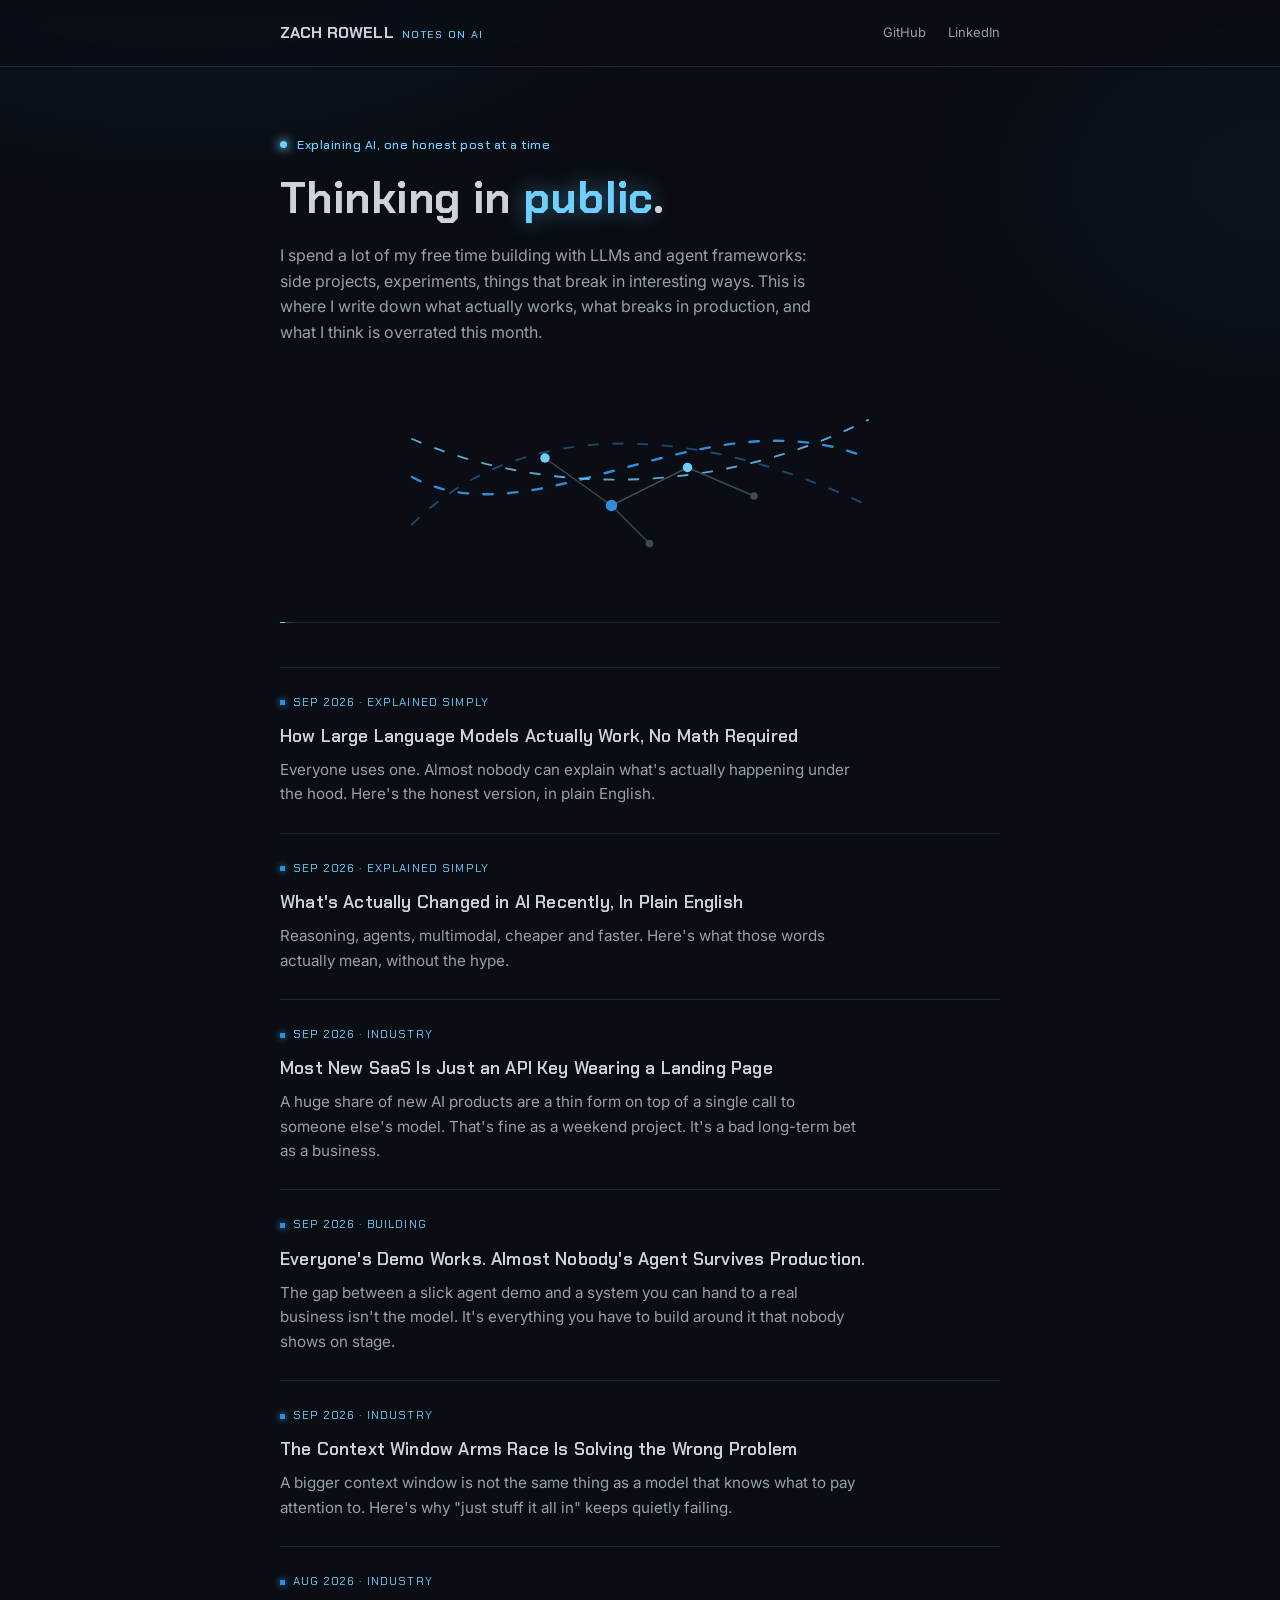
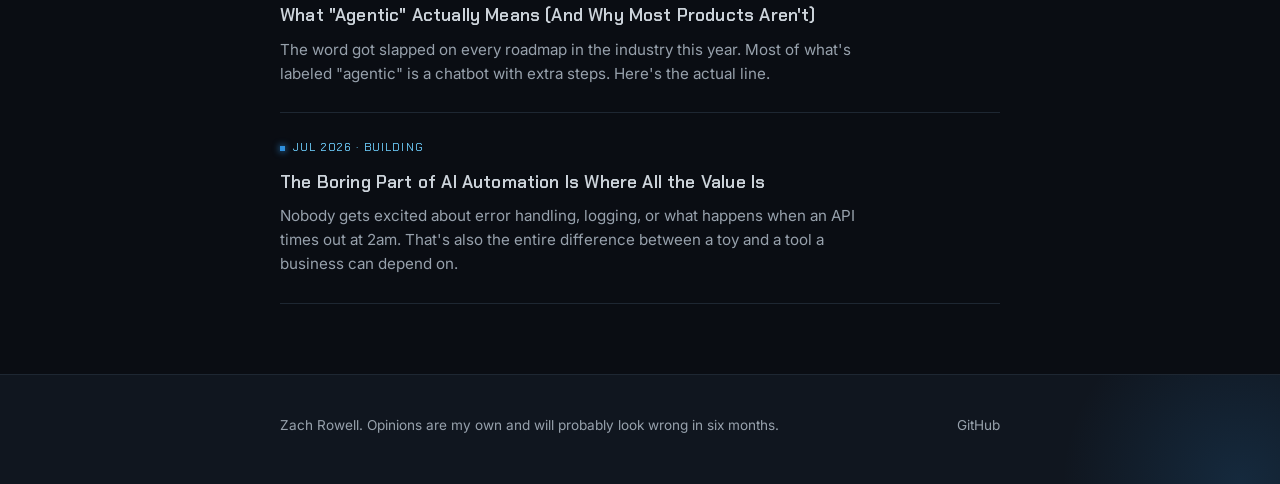
<file: index.html>
<!DOCTYPE html>
<html lang="en">
<head>
<meta charset="UTF-8">
<meta name="viewport" content="width=device-width, initial-scale=1.0">
<title>Zach Rowell | Notes on AI</title>
<meta name="description" content="Zach Rowell writes on where AI actually works in production, and where the industry narrative gets ahead of the tech.">
<link rel="stylesheet" href="styles.css">
</head>
<body>

<header class="site-header">
  <nav class="navwrap">
    <a href="index.html" class="brand">ZACH ROWELL <span>NOTES ON AI</span></a>
    <div class="navlinks">
      <a href="https://github.com/zacharyjay98" target="_blank" rel="noopener">GitHub</a>
      <a href="https://www.linkedin.com/" target="_blank" rel="noopener">LinkedIn</a>
    </div>
  </nav>
</header>

<div class="wrap">
  <div class="hero">
    <div>
      <div class="kicker-line"><span class="dot"></span> Explaining AI, one honest post at a time</div>
      <h1>Thinking in <em>public</em>.</h1>
      <p class="lede">I spend a lot of my free time building with LLMs and agent frameworks: side projects, experiments, things that break in interesting ways. This is where I write down what actually works, what breaks in production, and what I think is overrated this month.</p>
    </div>

    <div class="hero-art" aria-hidden="true">
      <svg viewBox="0 0 500 200" fill="none" preserveAspectRatio="xMidYMid meet">
        <path class="arc-draw" d="M10 150 C 120 40, 300 40, 490 130" stroke="#1c4a6e" stroke-width="2" stroke-linecap="round"/>
        <path class="arc-draw d2" d="M10 100 C 140 170, 320 10, 490 80" stroke="#2f8fdc" stroke-width="2.5" stroke-linecap="round"/>
        <path class="arc-draw d3" d="M10 60 C 150 120, 330 120, 490 40" stroke="#6fd0ff" stroke-width="2" stroke-linecap="round" opacity="0.8"/>

        <g stroke="#3a4a58" stroke-width="1.5">
          <line x1="150" y1="80" x2="220" y2="130"/>
          <line x1="220" y1="130" x2="300" y2="90"/>
          <line x1="220" y1="130" x2="260" y2="170"/>
          <line x1="300" y1="90" x2="370" y2="120"/>
        </g>
        <circle class="node" cx="150" cy="80" r="5" fill="#6fd0ff"/>
        <circle class="node n2" cx="220" cy="130" r="6" fill="#2f8fdc"/>
        <circle class="node n3" cx="300" cy="90" r="5" fill="#6fd0ff"/>
        <circle class="node" cx="260" cy="170" r="4" fill="#3a4a58"/>
        <circle class="node n2" cx="370" cy="120" r="4" fill="#3a4a58"/>
      </svg>
    </div>
  </div>
</div>

<div class="signal"></div>

<div class="wrap">
<main>
  <ul class="post-list">

    <li>
      <div class="post-meta">Sep 2026 &middot; Explained Simply</div>
      <h2><a href="posts/how-llms-work.html">How Large Language Models Actually Work, No Math Required</a></h2>
      <p class="post-excerpt">Everyone uses one. Almost nobody can explain what's actually happening under the hood. Here's the honest version, in plain English.</p>
    </li>

    <li>
      <div class="post-meta">Sep 2026 &middot; Explained Simply</div>
      <h2><a href="posts/ai-news-plain-english.html">What's Actually Changed in AI Recently, In Plain English</a></h2>
      <p class="post-excerpt">Reasoning, agents, multimodal, cheaper and faster. Here's what those words actually mean, without the hype.</p>
    </li>

    <li>
      <div class="post-meta">Sep 2026 &middot; Industry</div>
      <h2><a href="posts/ai-wrapper-saas.html">Most New SaaS Is Just an API Key Wearing a Landing Page</a></h2>
      <p class="post-excerpt">A huge share of new AI products are a thin form on top of a single call to someone else's model. That's fine as a weekend project. It's a bad long-term bet as a business.</p>
    </li>

    <li>
      <div class="post-meta">Sep 2026 &middot; Building</div>
      <h2><a href="posts/agents-in-production.html">Everyone's Demo Works. Almost Nobody's Agent Survives Production.</a></h2>
      <p class="post-excerpt">The gap between a slick agent demo and a system you can hand to a real business isn't the model. It's everything you have to build around it that nobody shows on stage.</p>
    </li>

    <li>
      <div class="post-meta">Sep 2026 &middot; Industry</div>
      <h2><a href="posts/context-window-arms-race.html">The Context Window Arms Race Is Solving the Wrong Problem</a></h2>
      <p class="post-excerpt">A bigger context window is not the same thing as a model that knows what to pay attention to. Here's why "just stuff it all in" keeps quietly failing.</p>
    </li>

    <li>
      <div class="post-meta">Aug 2026 &middot; Industry</div>
      <h2><a href="posts/what-agentic-means.html">What "Agentic" Actually Means (And Why Most Products Aren't)</a></h2>
      <p class="post-excerpt">The word got slapped on every roadmap in the industry this year. Most of what's labeled "agentic" is a chatbot with extra steps. Here's the actual line.</p>
    </li>

    <li>
      <div class="post-meta">Jul 2026 &middot; Building</div>
      <h2><a href="posts/boring-part-of-automation.html">The Boring Part of AI Automation Is Where All the Value Is</a></h2>
      <p class="post-excerpt">Nobody gets excited about error handling, logging, or what happens when an API times out at 2am. That's also the entire difference between a toy and a tool a business can depend on.</p>
    </li>

  </ul>
</main>
</div>

<footer class="site-footer">
  <div class="glow-orb"></div>
  <div class="wrap">
    <div>Zach Rowell. Opinions are my own and will probably look wrong in six months.</div>
    <div><a href="https://github.com/zacharyjay98" target="_blank" rel="noopener">GitHub</a></div>
  </div>
</footer>

</body>
</html>
</file>
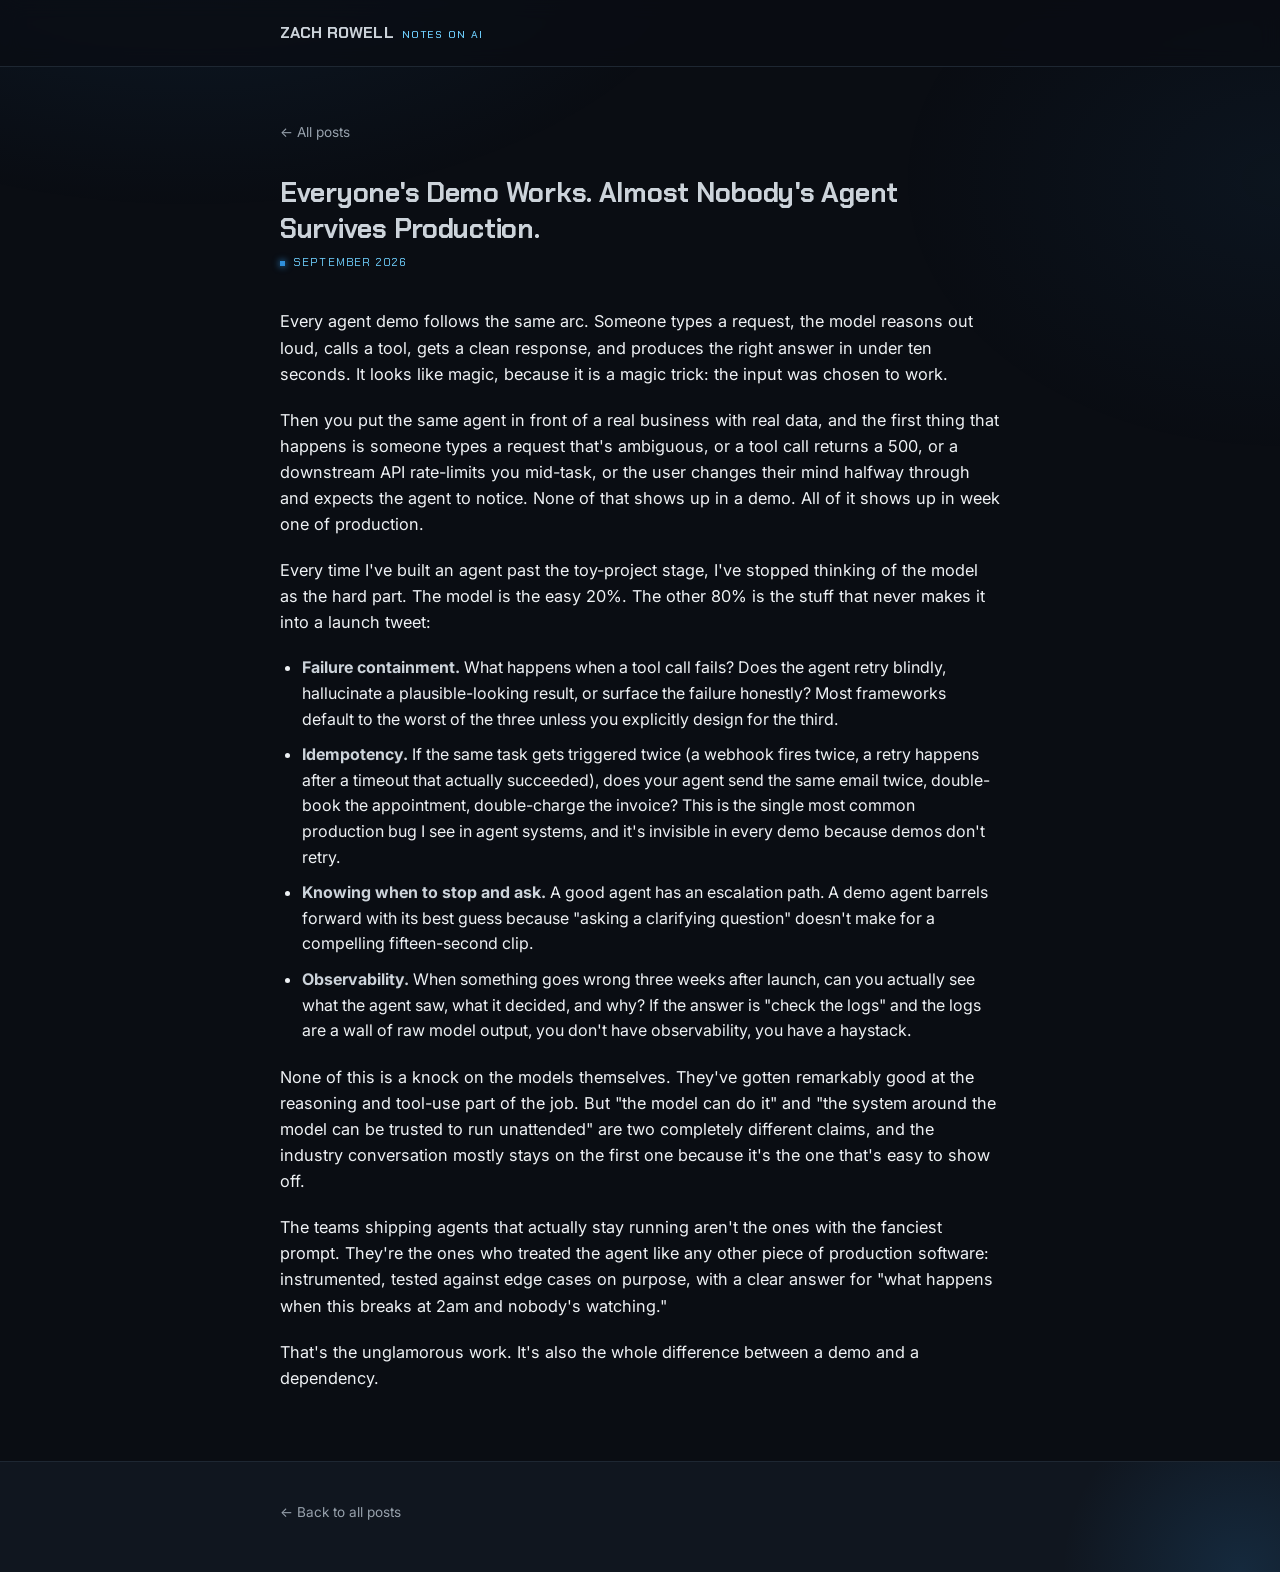
<file: posts/agents-in-production.html>
<!DOCTYPE html>
<html lang="en">
<head>
<meta charset="UTF-8">
<meta name="viewport" content="width=device-width, initial-scale=1.0">
<title>Everyone's Demo Works. Almost Nobody's Agent Survives Production. | Zach Rowell</title>
<meta name="description" content="The gap between a slick agent demo and a system you can hand to a real business isn't the model.">
<link rel="stylesheet" href="../styles.css">
</head>
<body>

<header class="site-header">
  <nav class="navwrap">
    <a href="../index.html" class="brand">ZACH ROWELL <span>NOTES ON AI</span></a>
  </nav>
</header>

<div class="wrap">
<main>
<a class="back-link" href="../index.html">&larr; All posts</a>

<article class="post">
  <h1>Everyone's Demo Works. Almost Nobody's Agent Survives Production.</h1>
  <div class="post-meta">September 2026</div>

  <p>Every agent demo follows the same arc. Someone types a request, the model reasons out loud, calls a tool, gets a clean response, and produces the right answer in under ten seconds. It looks like magic, because it is a magic trick: the input was chosen to work.</p>

  <p>Then you put the same agent in front of a real business with real data, and the first thing that happens is someone types a request that's ambiguous, or a tool call returns a 500, or a downstream API rate-limits you mid-task, or the user changes their mind halfway through and expects the agent to notice. None of that shows up in a demo. All of it shows up in week one of production.</p>

  <p>Every time I've built an agent past the toy-project stage, I've stopped thinking of the model as the hard part. The model is the easy 20%. The other 80% is the stuff that never makes it into a launch tweet:</p>

  <ul>
    <li><strong>Failure containment.</strong> What happens when a tool call fails? Does the agent retry blindly, hallucinate a plausible-looking result, or surface the failure honestly? Most frameworks default to the worst of the three unless you explicitly design for the third.</li>
    <li><strong>Idempotency.</strong> If the same task gets triggered twice (a webhook fires twice, a retry happens after a timeout that actually succeeded), does your agent send the same email twice, double-book the appointment, double-charge the invoice? This is the single most common production bug I see in agent systems, and it's invisible in every demo because demos don't retry.</li>
    <li><strong>Knowing when to stop and ask.</strong> A good agent has an escalation path. A demo agent barrels forward with its best guess because "asking a clarifying question" doesn't make for a compelling fifteen-second clip.</li>
    <li><strong>Observability.</strong> When something goes wrong three weeks after launch, can you actually see what the agent saw, what it decided, and why? If the answer is "check the logs" and the logs are a wall of raw model output, you don't have observability, you have a haystack.</li>
  </ul>

  <p>None of this is a knock on the models themselves. They've gotten remarkably good at the reasoning and tool-use part of the job. But "the model can do it" and "the system around the model can be trusted to run unattended" are two completely different claims, and the industry conversation mostly stays on the first one because it's the one that's easy to show off.</p>

  <p>The teams shipping agents that actually stay running aren't the ones with the fanciest prompt. They're the ones who treated the agent like any other piece of production software: instrumented, tested against edge cases on purpose, with a clear answer for "what happens when this breaks at 2am and nobody's watching."</p>

  <p>That's the unglamorous work. It's also the whole difference between a demo and a dependency.</p>
</article>
</main>
</div>

<footer class="site-footer">
  <div class="glow-orb"></div>
  <div class="wrap">
    <div><a href="../index.html">&larr; Back to all posts</a></div>
  </div>
</footer>

</body>
</html>
</file>
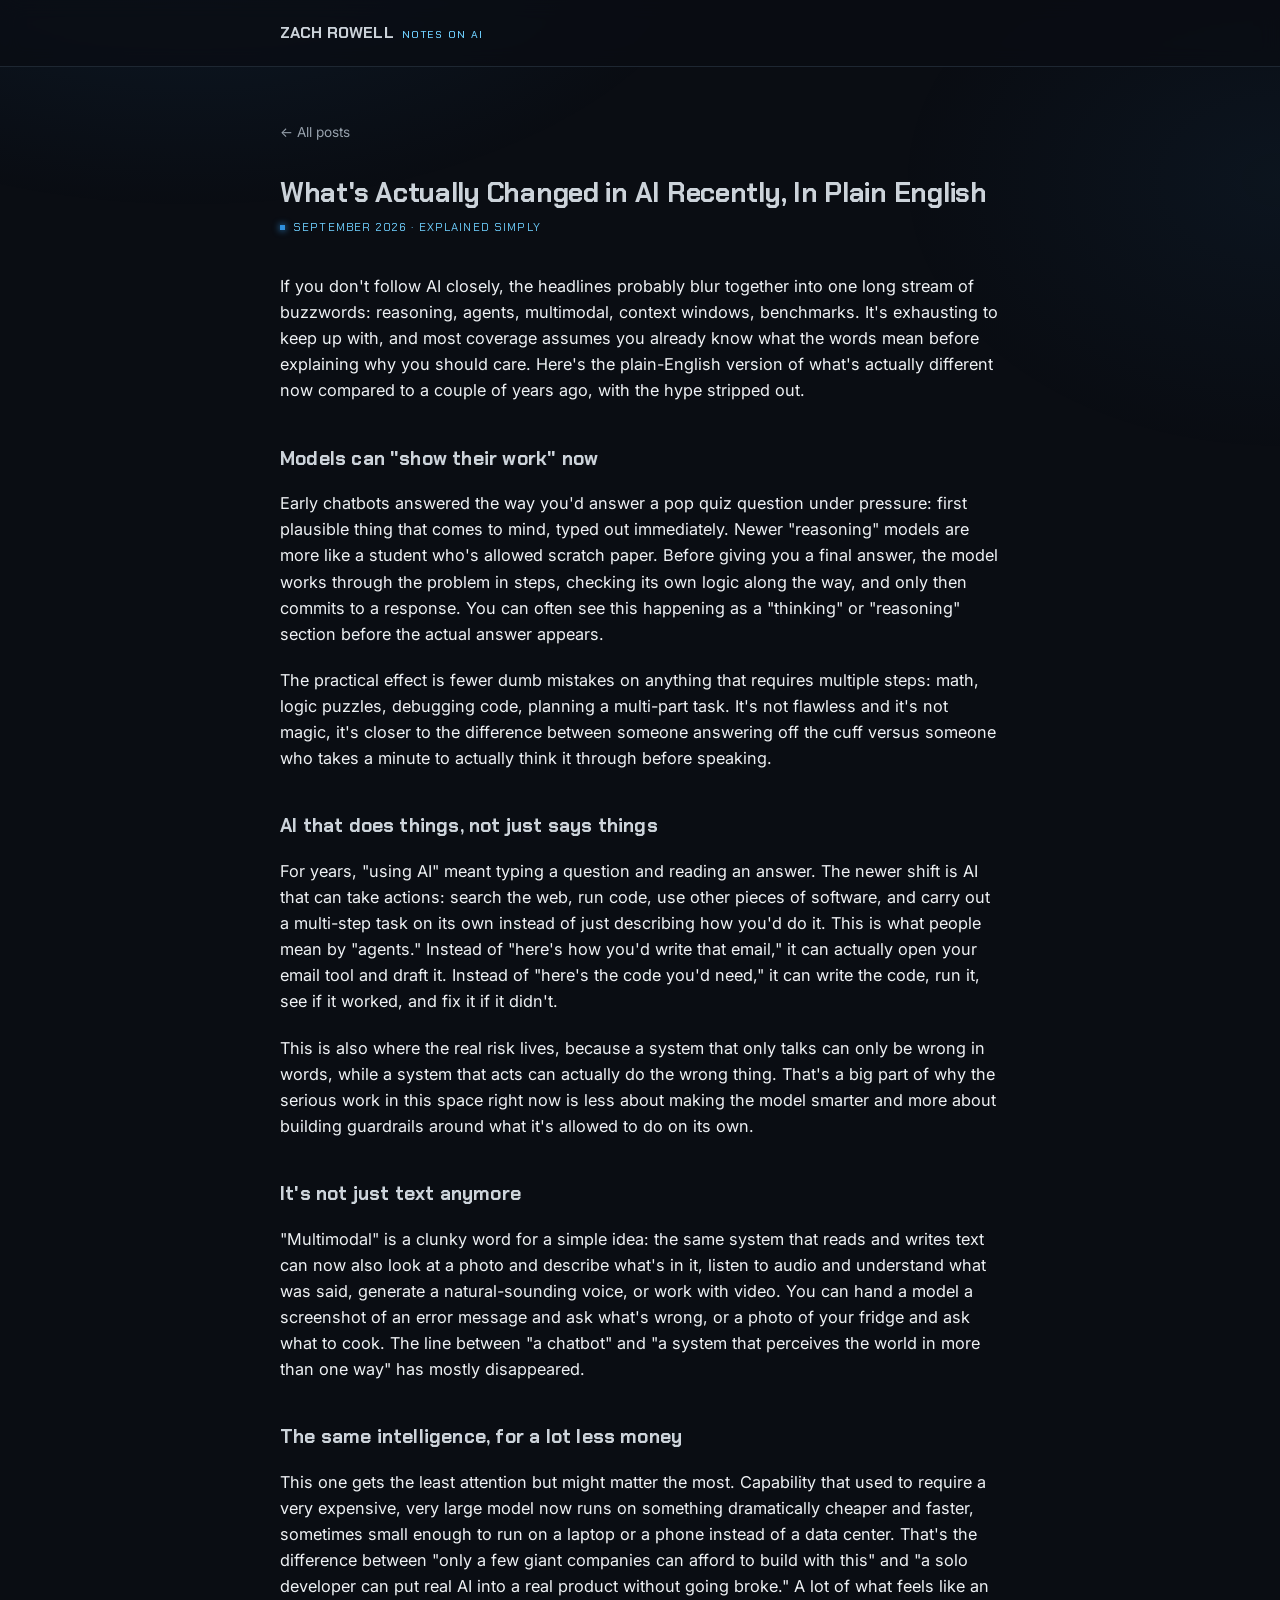
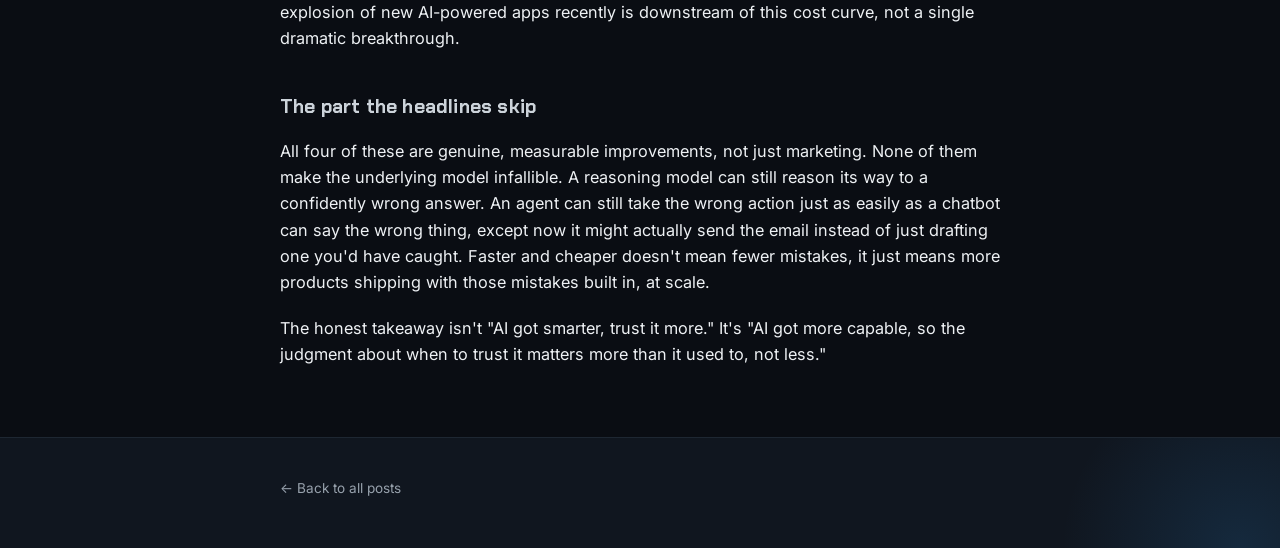
<file: posts/ai-news-plain-english.html>
<!DOCTYPE html>
<html lang="en">
<head>
<meta charset="UTF-8">
<meta name="viewport" content="width=device-width, initial-scale=1.0">
<title>What's Actually Changed in AI Recently, In Plain English | Zach Rowell</title>
<meta name="description" content="Reasoning, agents, multimodal, cheaper and faster. Here's what those words actually mean, without the hype.">
<link rel="stylesheet" href="../styles.css">
</head>
<body>

<header class="site-header">
  <nav class="navwrap">
    <a href="../index.html" class="brand">ZACH ROWELL <span>NOTES ON AI</span></a>
  </nav>
</header>

<div class="wrap">
<main>
<a class="back-link" href="../index.html">&larr; All posts</a>

<article class="post">
  <h1>What's Actually Changed in AI Recently, In Plain English</h1>
  <div class="post-meta">September 2026 &middot; Explained Simply</div>

  <p>If you don't follow AI closely, the headlines probably blur together into one long stream of buzzwords: reasoning, agents, multimodal, context windows, benchmarks. It's exhausting to keep up with, and most coverage assumes you already know what the words mean before explaining why you should care. Here's the plain-English version of what's actually different now compared to a couple of years ago, with the hype stripped out.</p>

  <h2>Models can "show their work" now</h2>

  <p>Early chatbots answered the way you'd answer a pop quiz question under pressure: first plausible thing that comes to mind, typed out immediately. Newer "reasoning" models are more like a student who's allowed scratch paper. Before giving you a final answer, the model works through the problem in steps, checking its own logic along the way, and only then commits to a response. You can often see this happening as a "thinking" or "reasoning" section before the actual answer appears.</p>

  <p>The practical effect is fewer dumb mistakes on anything that requires multiple steps: math, logic puzzles, debugging code, planning a multi-part task. It's not flawless and it's not magic, it's closer to the difference between someone answering off the cuff versus someone who takes a minute to actually think it through before speaking.</p>

  <h2>AI that does things, not just says things</h2>

  <p>For years, "using AI" meant typing a question and reading an answer. The newer shift is AI that can take actions: search the web, run code, use other pieces of software, and carry out a multi-step task on its own instead of just describing how you'd do it. This is what people mean by "agents." Instead of "here's how you'd write that email," it can actually open your email tool and draft it. Instead of "here's the code you'd need," it can write the code, run it, see if it worked, and fix it if it didn't.</p>

  <p>This is also where the real risk lives, because a system that only talks can only be wrong in words, while a system that acts can actually do the wrong thing. That's a big part of why the serious work in this space right now is less about making the model smarter and more about building guardrails around what it's allowed to do on its own.</p>

  <h2>It's not just text anymore</h2>

  <p>"Multimodal" is a clunky word for a simple idea: the same system that reads and writes text can now also look at a photo and describe what's in it, listen to audio and understand what was said, generate a natural-sounding voice, or work with video. You can hand a model a screenshot of an error message and ask what's wrong, or a photo of your fridge and ask what to cook. The line between "a chatbot" and "a system that perceives the world in more than one way" has mostly disappeared.</p>

  <h2>The same intelligence, for a lot less money</h2>

  <p>This one gets the least attention but might matter the most. Capability that used to require a very expensive, very large model now runs on something dramatically cheaper and faster, sometimes small enough to run on a laptop or a phone instead of a data center. That's the difference between "only a few giant companies can afford to build with this" and "a solo developer can put real AI into a real product without going broke." A lot of what feels like an explosion of new AI-powered apps recently is downstream of this cost curve, not a single dramatic breakthrough.</p>

  <h2>The part the headlines skip</h2>

  <p>All four of these are genuine, measurable improvements, not just marketing. None of them make the underlying model infallible. A reasoning model can still reason its way to a confidently wrong answer. An agent can still take the wrong action just as easily as a chatbot can say the wrong thing, except now it might actually send the email instead of just drafting one you'd have caught. Faster and cheaper doesn't mean fewer mistakes, it just means more products shipping with those mistakes built in, at scale.</p>

  <p>The honest takeaway isn't "AI got smarter, trust it more." It's "AI got more capable, so the judgment about when to trust it matters more than it used to, not less."</p>
</article>
</main>
</div>

<footer class="site-footer">
  <div class="glow-orb"></div>
  <div class="wrap">
    <div><a href="../index.html">&larr; Back to all posts</a></div>
  </div>
</footer>

</body>
</html>
</file>
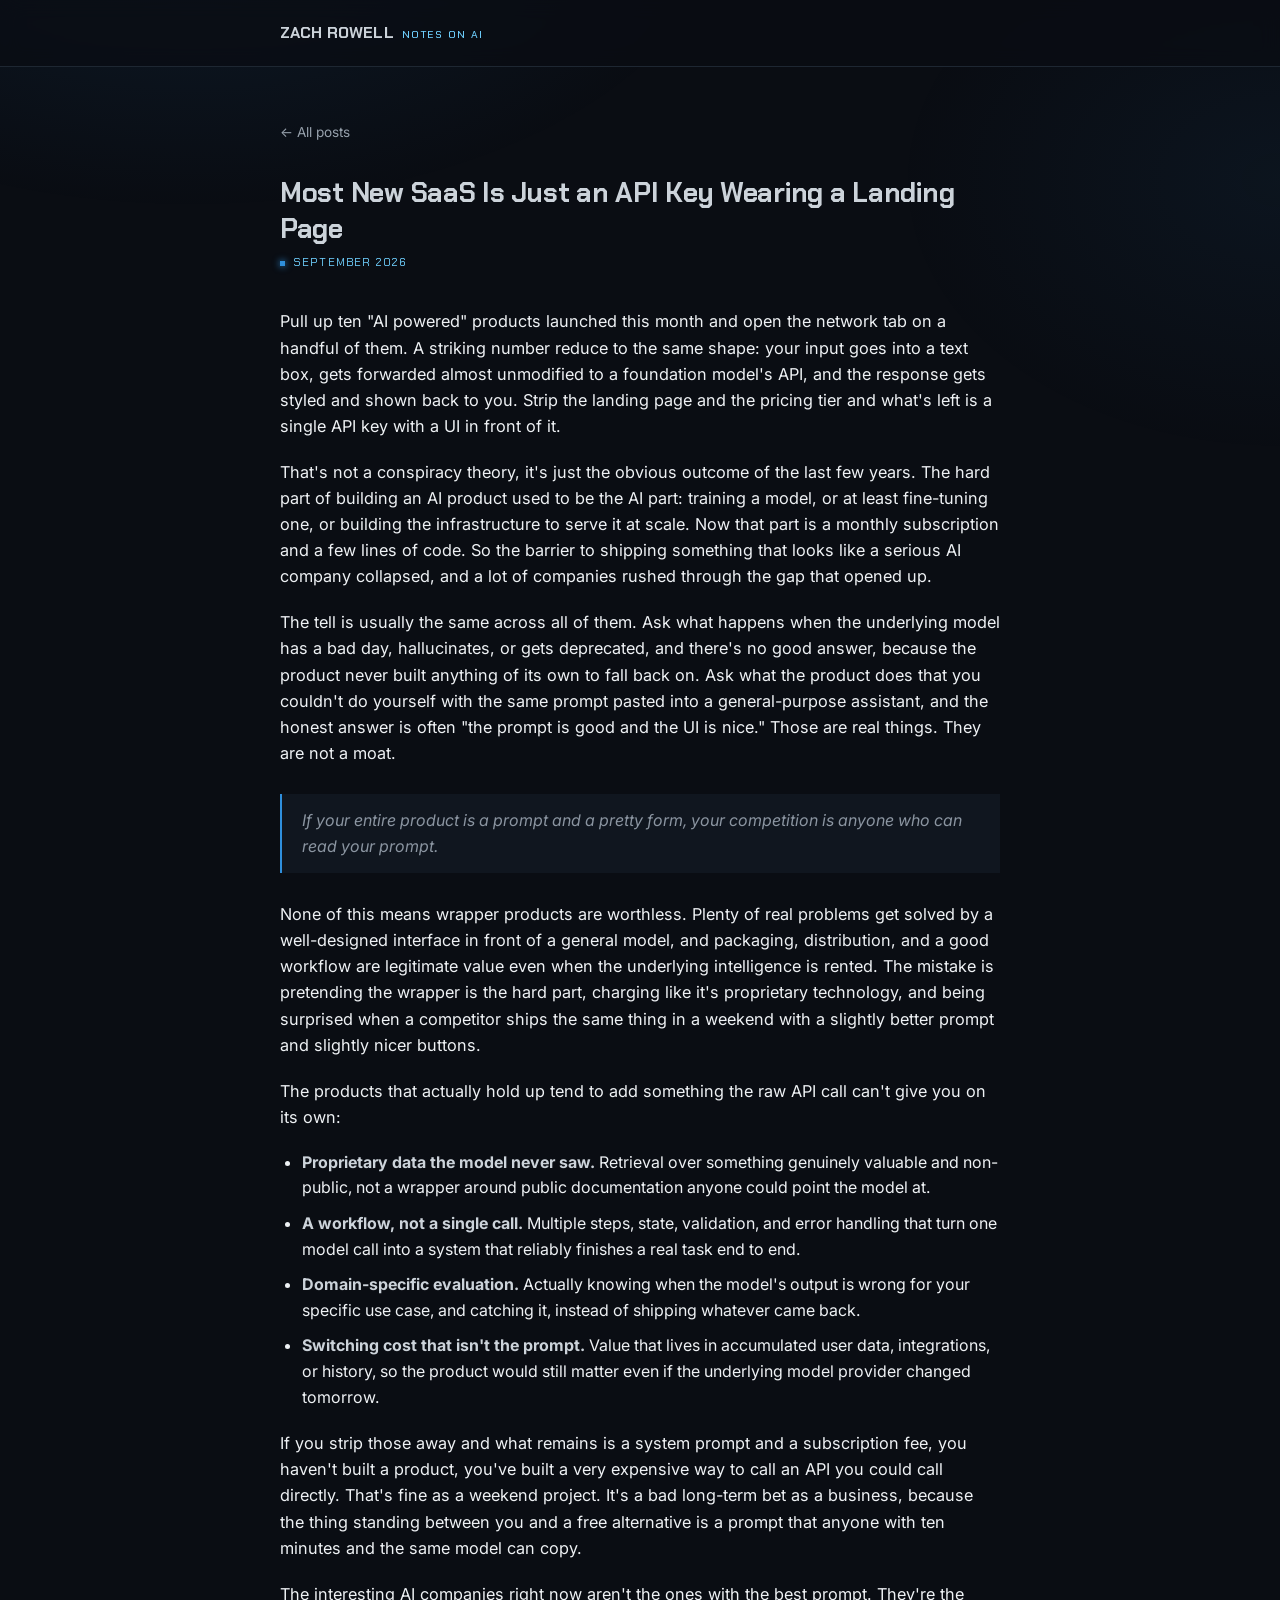
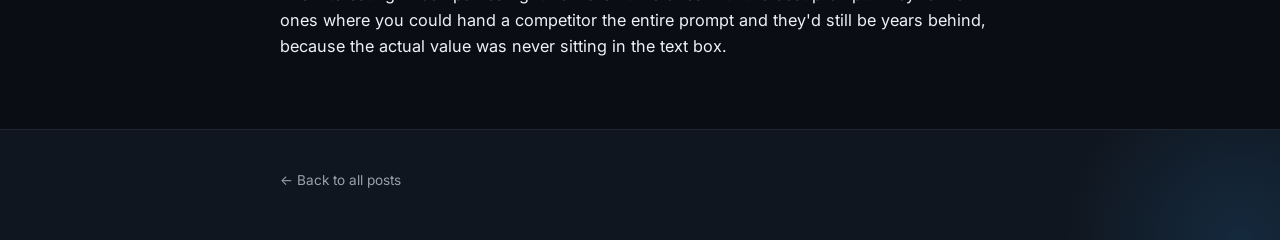
<file: posts/ai-wrapper-saas.html>
<!DOCTYPE html>
<html lang="en">
<head>
<meta charset="UTF-8">
<meta name="viewport" content="width=device-width, initial-scale=1.0">
<title>Most New SaaS Is Just an API Key Wearing a Landing Page | Zach Rowell</title>
<meta name="description" content="A huge share of new AI products are a thin form on top of a single call to someone else's model. That's not always a problem, but most of them are pricing it like one.">
<link rel="stylesheet" href="../styles.css">
</head>
<body>

<header class="site-header">
  <nav class="navwrap">
    <a href="../index.html" class="brand">ZACH ROWELL <span>NOTES ON AI</span></a>
  </nav>
</header>

<div class="wrap">
<main>
<a class="back-link" href="../index.html">&larr; All posts</a>

<article class="post">
  <h1>Most New SaaS Is Just an API Key Wearing a Landing Page</h1>
  <div class="post-meta">September 2026</div>

  <p>Pull up ten "AI powered" products launched this month and open the network tab on a handful of them. A striking number reduce to the same shape: your input goes into a text box, gets forwarded almost unmodified to a foundation model's API, and the response gets styled and shown back to you. Strip the landing page and the pricing tier and what's left is a single API key with a UI in front of it.</p>

  <p>That's not a conspiracy theory, it's just the obvious outcome of the last few years. The hard part of building an AI product used to be the AI part: training a model, or at least fine-tuning one, or building the infrastructure to serve it at scale. Now that part is a monthly subscription and a few lines of code. So the barrier to shipping something that looks like a serious AI company collapsed, and a lot of companies rushed through the gap that opened up.</p>

  <p>The tell is usually the same across all of them. Ask what happens when the underlying model has a bad day, hallucinates, or gets deprecated, and there's no good answer, because the product never built anything of its own to fall back on. Ask what the product does that you couldn't do yourself with the same prompt pasted into a general-purpose assistant, and the honest answer is often "the prompt is good and the UI is nice." Those are real things. They are not a moat.</p>

  <blockquote>If your entire product is a prompt and a pretty form, your competition is anyone who can read your prompt.</blockquote>

  <p>None of this means wrapper products are worthless. Plenty of real problems get solved by a well-designed interface in front of a general model, and packaging, distribution, and a good workflow are legitimate value even when the underlying intelligence is rented. The mistake is pretending the wrapper is the hard part, charging like it's proprietary technology, and being surprised when a competitor ships the same thing in a weekend with a slightly better prompt and slightly nicer buttons.</p>

  <p>The products that actually hold up tend to add something the raw API call can't give you on its own:</p>

  <ul>
    <li><strong>Proprietary data the model never saw.</strong> Retrieval over something genuinely valuable and non-public, not a wrapper around public documentation anyone could point the model at.</li>
    <li><strong>A workflow, not a single call.</strong> Multiple steps, state, validation, and error handling that turn one model call into a system that reliably finishes a real task end to end.</li>
    <li><strong>Domain-specific evaluation.</strong> Actually knowing when the model's output is wrong for your specific use case, and catching it, instead of shipping whatever came back.</li>
    <li><strong>Switching cost that isn't the prompt.</strong> Value that lives in accumulated user data, integrations, or history, so the product would still matter even if the underlying model provider changed tomorrow.</li>
  </ul>

  <p>If you strip those away and what remains is a system prompt and a subscription fee, you haven't built a product, you've built a very expensive way to call an API you could call directly. That's fine as a weekend project. It's a bad long-term bet as a business, because the thing standing between you and a free alternative is a prompt that anyone with ten minutes and the same model can copy.</p>

  <p>The interesting AI companies right now aren't the ones with the best prompt. They're the ones where you could hand a competitor the entire prompt and they'd still be years behind, because the actual value was never sitting in the text box.</p>
</article>
</main>
</div>

<footer class="site-footer">
  <div class="glow-orb"></div>
  <div class="wrap">
    <div><a href="../index.html">&larr; Back to all posts</a></div>
  </div>
</footer>

</body>
</html>
</file>
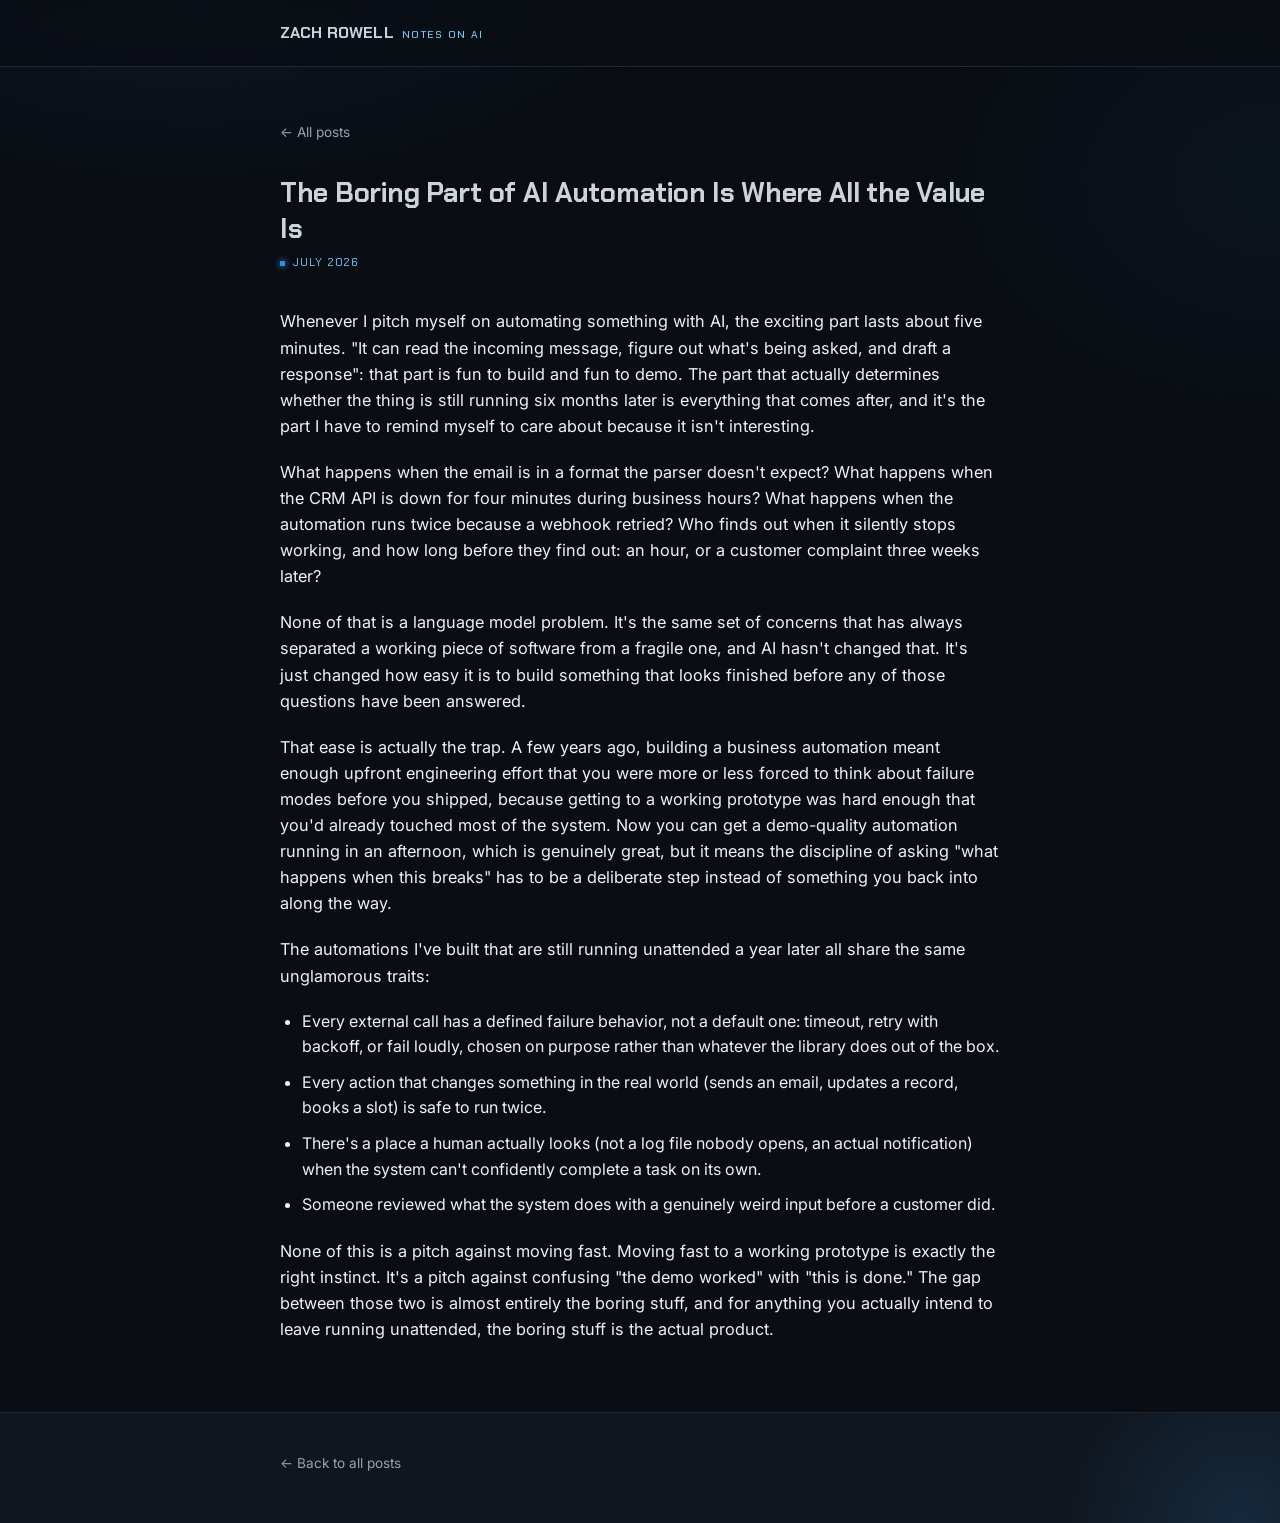
<file: posts/boring-part-of-automation.html>
<!DOCTYPE html>
<html lang="en">
<head>
<meta charset="UTF-8">
<meta name="viewport" content="width=device-width, initial-scale=1.0">
<title>The Boring Part of AI Automation Is Where All the Value Is | Zach Rowell</title>
<meta name="description" content="Nobody gets excited about error handling and logging. That's also the entire difference between a toy and a tool a business can depend on.">
<link rel="stylesheet" href="../styles.css">
</head>
<body>

<header class="site-header">
  <nav class="navwrap">
    <a href="../index.html" class="brand">ZACH ROWELL <span>NOTES ON AI</span></a>
  </nav>
</header>

<div class="wrap">
<main>
<a class="back-link" href="../index.html">&larr; All posts</a>

<article class="post">
  <h1>The Boring Part of AI Automation Is Where All the Value Is</h1>
  <div class="post-meta">July 2026</div>

  <p>Whenever I pitch myself on automating something with AI, the exciting part lasts about five minutes. "It can read the incoming message, figure out what's being asked, and draft a response": that part is fun to build and fun to demo. The part that actually determines whether the thing is still running six months later is everything that comes after, and it's the part I have to remind myself to care about because it isn't interesting.</p>

  <p>What happens when the email is in a format the parser doesn't expect? What happens when the CRM API is down for four minutes during business hours? What happens when the automation runs twice because a webhook retried? Who finds out when it silently stops working, and how long before they find out: an hour, or a customer complaint three weeks later?</p>

  <p>None of that is a language model problem. It's the same set of concerns that has always separated a working piece of software from a fragile one, and AI hasn't changed that. It's just changed how easy it is to build something that looks finished before any of those questions have been answered.</p>

  <p>That ease is actually the trap. A few years ago, building a business automation meant enough upfront engineering effort that you were more or less forced to think about failure modes before you shipped, because getting to a working prototype was hard enough that you'd already touched most of the system. Now you can get a demo-quality automation running in an afternoon, which is genuinely great, but it means the discipline of asking "what happens when this breaks" has to be a deliberate step instead of something you back into along the way.</p>

  <p>The automations I've built that are still running unattended a year later all share the same unglamorous traits:</p>

  <ul>
    <li>Every external call has a defined failure behavior, not a default one: timeout, retry with backoff, or fail loudly, chosen on purpose rather than whatever the library does out of the box.</li>
    <li>Every action that changes something in the real world (sends an email, updates a record, books a slot) is safe to run twice.</li>
    <li>There's a place a human actually looks (not a log file nobody opens, an actual notification) when the system can't confidently complete a task on its own.</li>
    <li>Someone reviewed what the system does with a genuinely weird input before a customer did.</li>
  </ul>

  <p>None of this is a pitch against moving fast. Moving fast to a working prototype is exactly the right instinct. It's a pitch against confusing "the demo worked" with "this is done." The gap between those two is almost entirely the boring stuff, and for anything you actually intend to leave running unattended, the boring stuff is the actual product.</p>
</article>
</main>
</div>

<footer class="site-footer">
  <div class="glow-orb"></div>
  <div class="wrap">
    <div><a href="../index.html">&larr; Back to all posts</a></div>
  </div>
</footer>

</body>
</html>
</file>
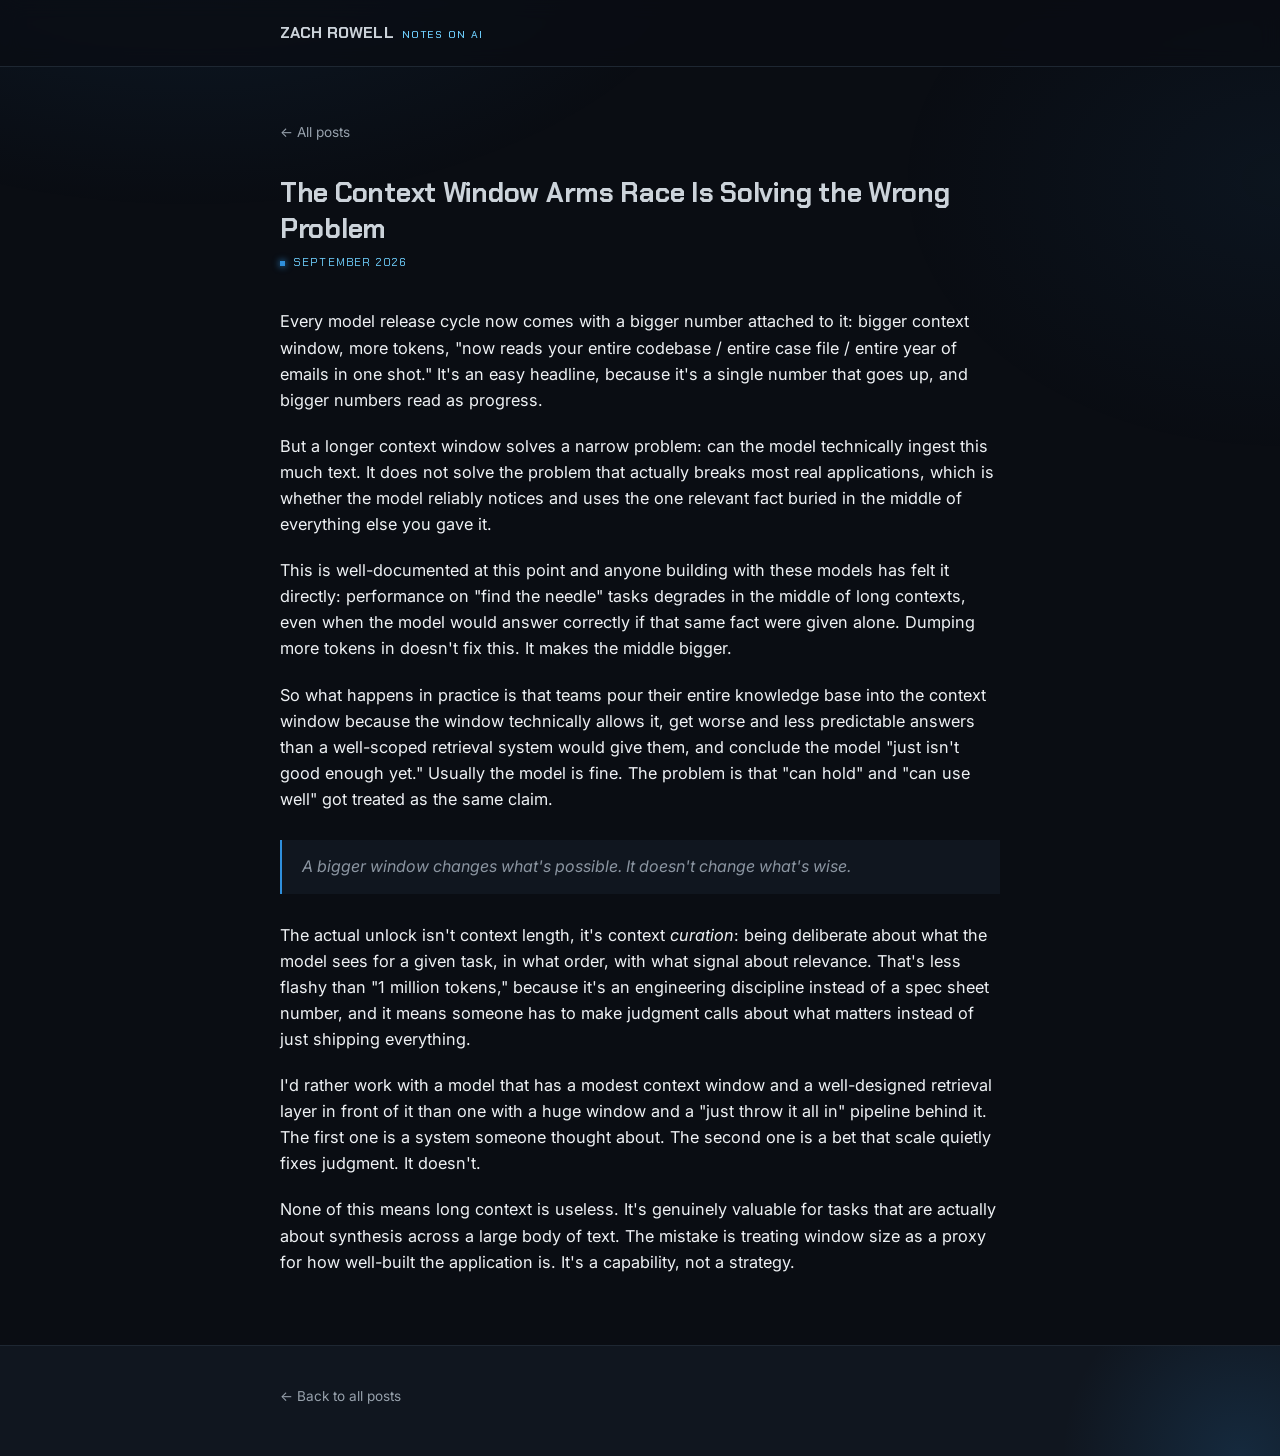
<file: posts/context-window-arms-race.html>
<!DOCTYPE html>
<html lang="en">
<head>
<meta charset="UTF-8">
<meta name="viewport" content="width=device-width, initial-scale=1.0">
<title>The Context Window Arms Race Is Solving the Wrong Problem | Zach Rowell</title>
<meta name="description" content="A bigger context window is not the same thing as a model that knows what to pay attention to.">
<link rel="stylesheet" href="../styles.css">
</head>
<body>

<header class="site-header">
  <nav class="navwrap">
    <a href="../index.html" class="brand">ZACH ROWELL <span>NOTES ON AI</span></a>
  </nav>
</header>

<div class="wrap">
<main>
<a class="back-link" href="../index.html">&larr; All posts</a>

<article class="post">
  <h1>The Context Window Arms Race Is Solving the Wrong Problem</h1>
  <div class="post-meta">September 2026</div>

  <p>Every model release cycle now comes with a bigger number attached to it: bigger context window, more tokens, "now reads your entire codebase / entire case file / entire year of emails in one shot." It's an easy headline, because it's a single number that goes up, and bigger numbers read as progress.</p>

  <p>But a longer context window solves a narrow problem: can the model technically ingest this much text. It does not solve the problem that actually breaks most real applications, which is whether the model reliably notices and uses the one relevant fact buried in the middle of everything else you gave it.</p>

  <p>This is well-documented at this point and anyone building with these models has felt it directly: performance on "find the needle" tasks degrades in the middle of long contexts, even when the model would answer correctly if that same fact were given alone. Dumping more tokens in doesn't fix this. It makes the middle bigger.</p>

  <p>So what happens in practice is that teams pour their entire knowledge base into the context window because the window technically allows it, get worse and less predictable answers than a well-scoped retrieval system would give them, and conclude the model "just isn't good enough yet." Usually the model is fine. The problem is that "can hold" and "can use well" got treated as the same claim.</p>

  <blockquote>A bigger window changes what's possible. It doesn't change what's wise.</blockquote>

  <p>The actual unlock isn't context length, it's context <em>curation</em>: being deliberate about what the model sees for a given task, in what order, with what signal about relevance. That's less flashy than "1 million tokens," because it's an engineering discipline instead of a spec sheet number, and it means someone has to make judgment calls about what matters instead of just shipping everything.</p>

  <p>I'd rather work with a model that has a modest context window and a well-designed retrieval layer in front of it than one with a huge window and a "just throw it all in" pipeline behind it. The first one is a system someone thought about. The second one is a bet that scale quietly fixes judgment. It doesn't.</p>

  <p>None of this means long context is useless. It's genuinely valuable for tasks that are actually about synthesis across a large body of text. The mistake is treating window size as a proxy for how well-built the application is. It's a capability, not a strategy.</p>
</article>
</main>
</div>

<footer class="site-footer">
  <div class="glow-orb"></div>
  <div class="wrap">
    <div><a href="../index.html">&larr; Back to all posts</a></div>
  </div>
</footer>

</body>
</html>
</file>
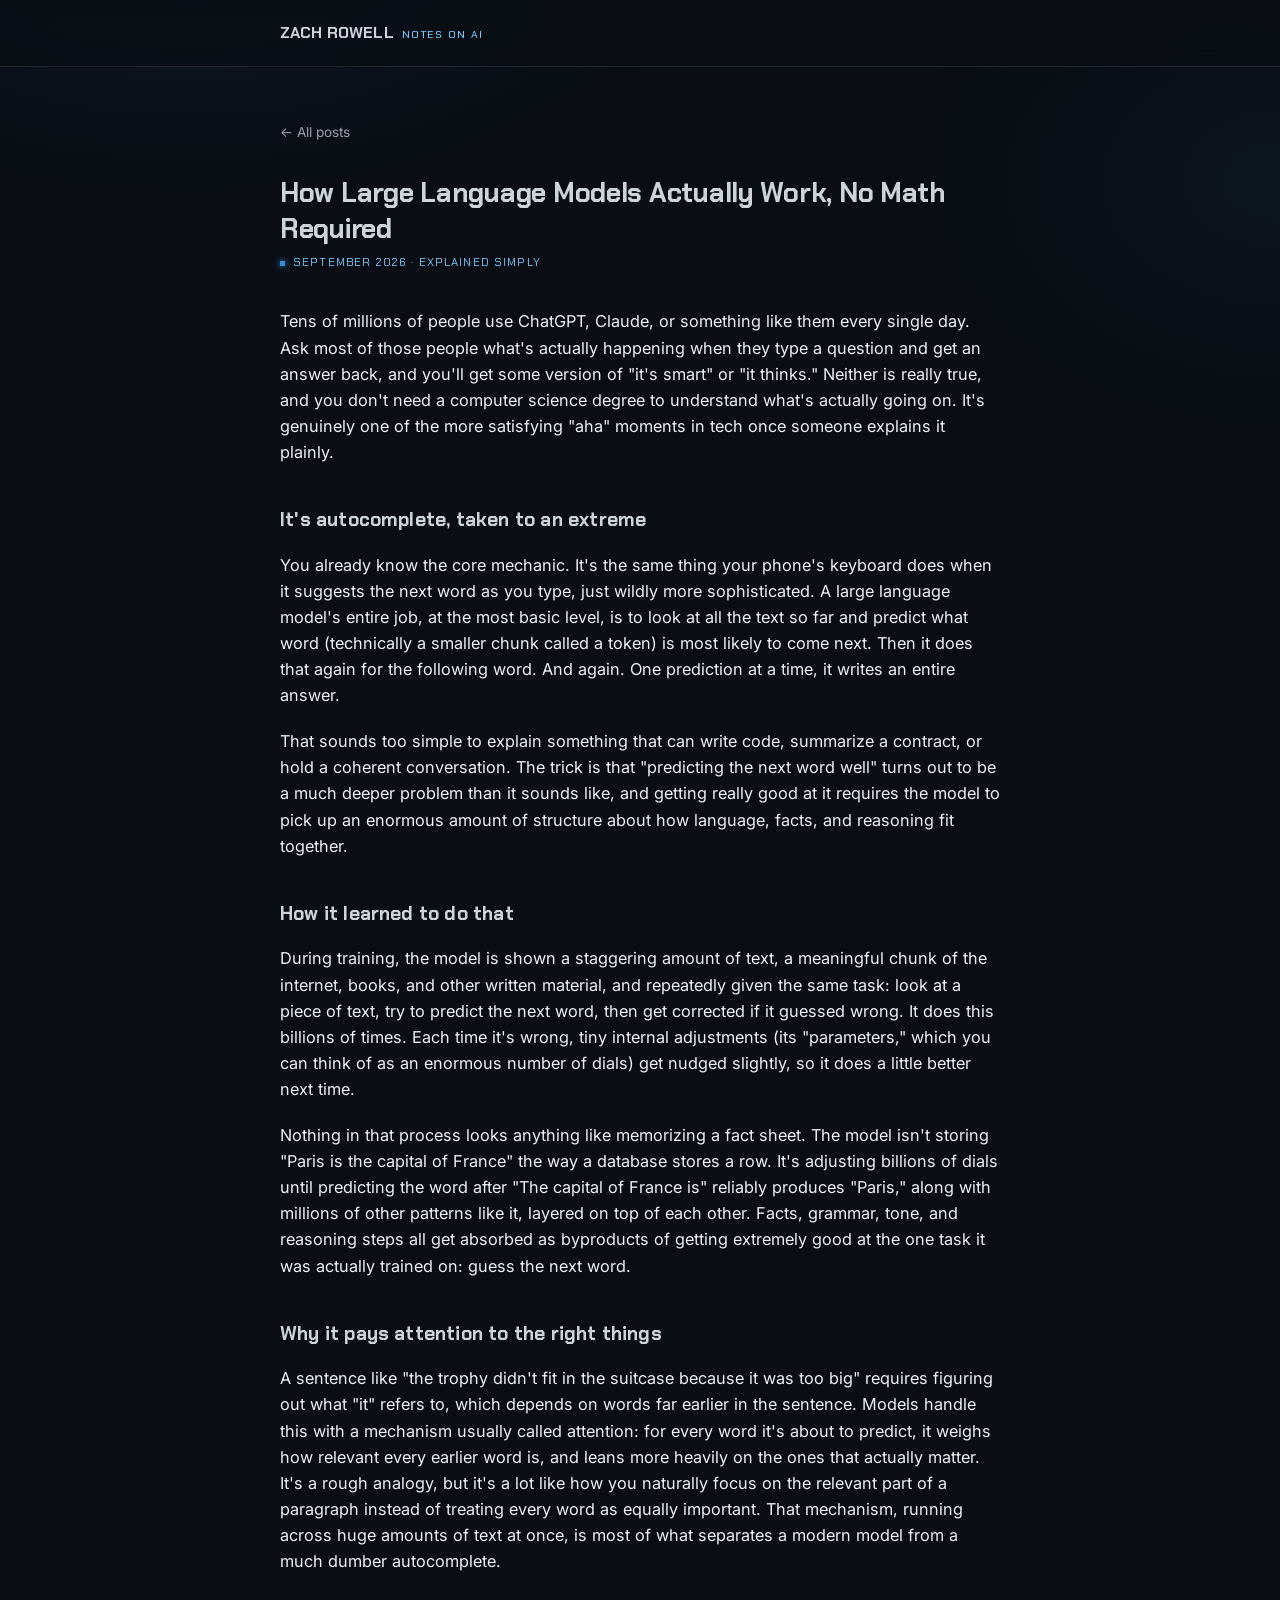
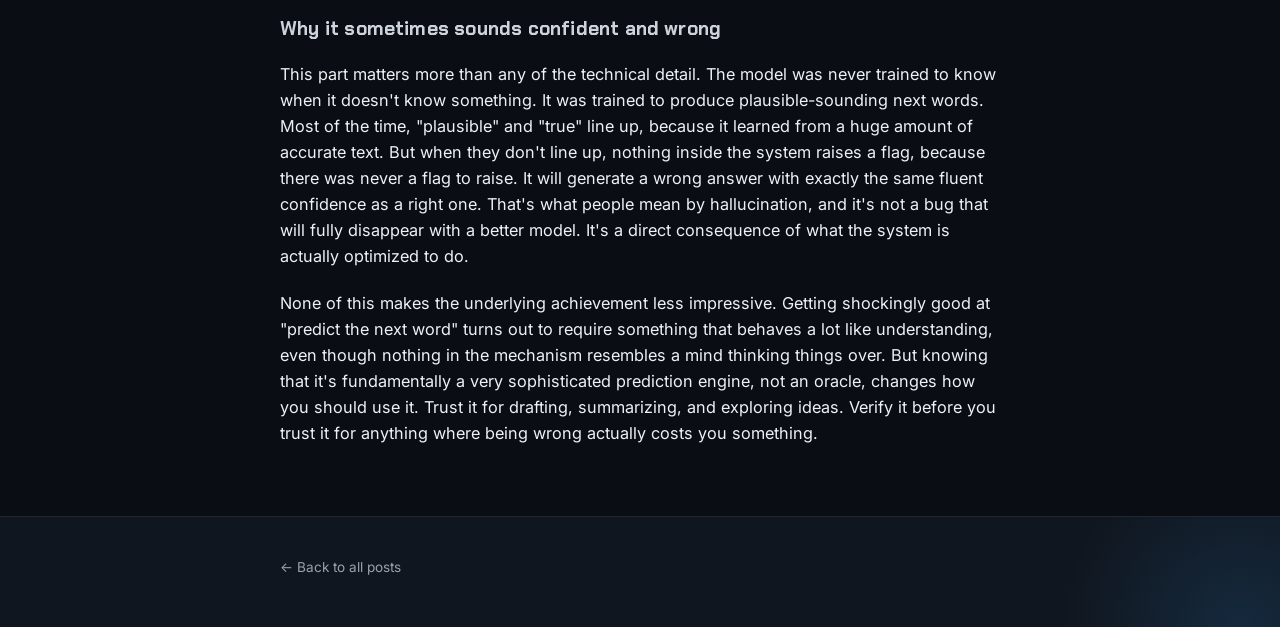
<file: posts/how-llms-work.html>
<!DOCTYPE html>
<html lang="en">
<head>
<meta charset="UTF-8">
<meta name="viewport" content="width=device-width, initial-scale=1.0">
<title>How Large Language Models Actually Work, No Math Required | Zach Rowell</title>
<meta name="description" content="Everyone uses ChatGPT or Claude. Almost nobody can explain what's actually happening under the hood. Here's the honest version, in plain English.">
<link rel="stylesheet" href="../styles.css">
</head>
<body>

<header class="site-header">
  <nav class="navwrap">
    <a href="../index.html" class="brand">ZACH ROWELL <span>NOTES ON AI</span></a>
  </nav>
</header>

<div class="wrap">
<main>
<a class="back-link" href="../index.html">&larr; All posts</a>

<article class="post">
  <h1>How Large Language Models Actually Work, No Math Required</h1>
  <div class="post-meta">September 2026 &middot; Explained Simply</div>

  <p>Tens of millions of people use ChatGPT, Claude, or something like them every single day. Ask most of those people what's actually happening when they type a question and get an answer back, and you'll get some version of "it's smart" or "it thinks." Neither is really true, and you don't need a computer science degree to understand what's actually going on. It's genuinely one of the more satisfying "aha" moments in tech once someone explains it plainly.</p>

  <h2>It's autocomplete, taken to an extreme</h2>

  <p>You already know the core mechanic. It's the same thing your phone's keyboard does when it suggests the next word as you type, just wildly more sophisticated. A large language model's entire job, at the most basic level, is to look at all the text so far and predict what word (technically a smaller chunk called a token) is most likely to come next. Then it does that again for the following word. And again. One prediction at a time, it writes an entire answer.</p>

  <p>That sounds too simple to explain something that can write code, summarize a contract, or hold a coherent conversation. The trick is that "predicting the next word well" turns out to be a much deeper problem than it sounds like, and getting really good at it requires the model to pick up an enormous amount of structure about how language, facts, and reasoning fit together.</p>

  <h2>How it learned to do that</h2>

  <p>During training, the model is shown a staggering amount of text, a meaningful chunk of the internet, books, and other written material, and repeatedly given the same task: look at a piece of text, try to predict the next word, then get corrected if it guessed wrong. It does this billions of times. Each time it's wrong, tiny internal adjustments (its "parameters," which you can think of as an enormous number of dials) get nudged slightly, so it does a little better next time.</p>

  <p>Nothing in that process looks anything like memorizing a fact sheet. The model isn't storing "Paris is the capital of France" the way a database stores a row. It's adjusting billions of dials until predicting the word after "The capital of France is" reliably produces "Paris," along with millions of other patterns like it, layered on top of each other. Facts, grammar, tone, and reasoning steps all get absorbed as byproducts of getting extremely good at the one task it was actually trained on: guess the next word.</p>

  <h2>Why it pays attention to the right things</h2>

  <p>A sentence like "the trophy didn't fit in the suitcase because it was too big" requires figuring out what "it" refers to, which depends on words far earlier in the sentence. Models handle this with a mechanism usually called attention: for every word it's about to predict, it weighs how relevant every earlier word is, and leans more heavily on the ones that actually matter. It's a rough analogy, but it's a lot like how you naturally focus on the relevant part of a paragraph instead of treating every word as equally important. That mechanism, running across huge amounts of text at once, is most of what separates a modern model from a much dumber autocomplete.</p>

  <h2>Why it sometimes sounds confident and wrong</h2>

  <p>This part matters more than any of the technical detail. The model was never trained to know when it doesn't know something. It was trained to produce plausible-sounding next words. Most of the time, "plausible" and "true" line up, because it learned from a huge amount of accurate text. But when they don't line up, nothing inside the system raises a flag, because there was never a flag to raise. It will generate a wrong answer with exactly the same fluent confidence as a right one. That's what people mean by hallucination, and it's not a bug that will fully disappear with a better model. It's a direct consequence of what the system is actually optimized to do.</p>

  <p>None of this makes the underlying achievement less impressive. Getting shockingly good at "predict the next word" turns out to require something that behaves a lot like understanding, even though nothing in the mechanism resembles a mind thinking things over. But knowing that it's fundamentally a very sophisticated prediction engine, not an oracle, changes how you should use it. Trust it for drafting, summarizing, and exploring ideas. Verify it before you trust it for anything where being wrong actually costs you something.</p>
</article>
</main>
</div>

<footer class="site-footer">
  <div class="glow-orb"></div>
  <div class="wrap">
    <div><a href="../index.html">&larr; Back to all posts</a></div>
  </div>
</footer>

</body>
</html>
</file>
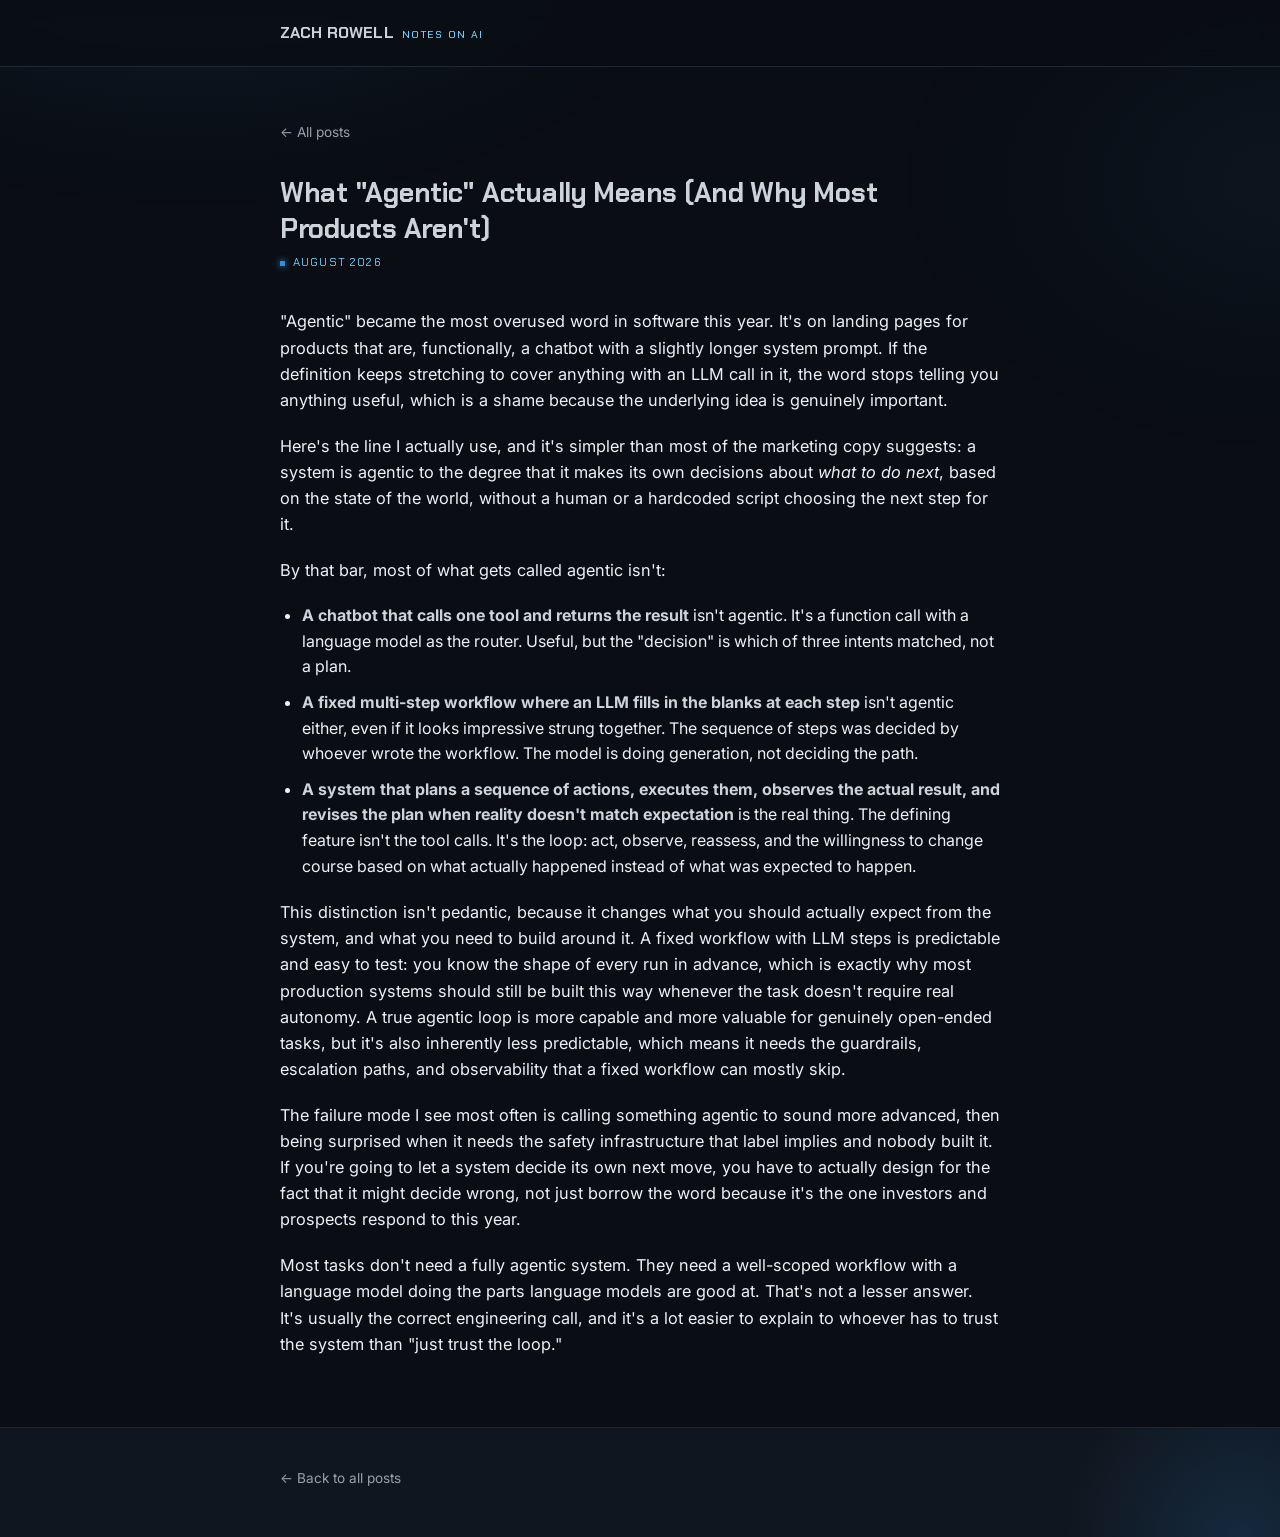
<file: posts/what-agentic-means.html>
<!DOCTYPE html>
<html lang="en">
<head>
<meta charset="UTF-8">
<meta name="viewport" content="width=device-width, initial-scale=1.0">
<title>What "Agentic" Actually Means (And Why Most Products Aren't) | Zach Rowell</title>
<meta name="description" content="The word got slapped on every roadmap in the industry this year. Most of what's labeled agentic is a chatbot with extra steps.">
<link rel="stylesheet" href="../styles.css">
</head>
<body>

<header class="site-header">
  <nav class="navwrap">
    <a href="../index.html" class="brand">ZACH ROWELL <span>NOTES ON AI</span></a>
  </nav>
</header>

<div class="wrap">
<main>
<a class="back-link" href="../index.html">&larr; All posts</a>

<article class="post">
  <h1>What "Agentic" Actually Means (And Why Most Products Aren't)</h1>
  <div class="post-meta">August 2026</div>

  <p>"Agentic" became the most overused word in software this year. It's on landing pages for products that are, functionally, a chatbot with a slightly longer system prompt. If the definition keeps stretching to cover anything with an LLM call in it, the word stops telling you anything useful, which is a shame because the underlying idea is genuinely important.</p>

  <p>Here's the line I actually use, and it's simpler than most of the marketing copy suggests: a system is agentic to the degree that it makes its own decisions about <em>what to do next</em>, based on the state of the world, without a human or a hardcoded script choosing the next step for it.</p>

  <p>By that bar, most of what gets called agentic isn't:</p>

  <ul>
    <li><strong>A chatbot that calls one tool and returns the result</strong> isn't agentic. It's a function call with a language model as the router. Useful, but the "decision" is which of three intents matched, not a plan.</li>
    <li><strong>A fixed multi-step workflow where an LLM fills in the blanks at each step</strong> isn't agentic either, even if it looks impressive strung together. The sequence of steps was decided by whoever wrote the workflow. The model is doing generation, not deciding the path.</li>
    <li><strong>A system that plans a sequence of actions, executes them, observes the actual result, and revises the plan when reality doesn't match expectation</strong> is the real thing. The defining feature isn't the tool calls. It's the loop: act, observe, reassess, and the willingness to change course based on what actually happened instead of what was expected to happen.</li>
  </ul>

  <p>This distinction isn't pedantic, because it changes what you should actually expect from the system, and what you need to build around it. A fixed workflow with LLM steps is predictable and easy to test: you know the shape of every run in advance, which is exactly why most production systems should still be built this way whenever the task doesn't require real autonomy. A true agentic loop is more capable and more valuable for genuinely open-ended tasks, but it's also inherently less predictable, which means it needs the guardrails, escalation paths, and observability that a fixed workflow can mostly skip.</p>

  <p>The failure mode I see most often is calling something agentic to sound more advanced, then being surprised when it needs the safety infrastructure that label implies and nobody built it. If you're going to let a system decide its own next move, you have to actually design for the fact that it might decide wrong, not just borrow the word because it's the one investors and prospects respond to this year.</p>

  <p>Most tasks don't need a fully agentic system. They need a well-scoped workflow with a language model doing the parts language models are good at. That's not a lesser answer. It's usually the correct engineering call, and it's a lot easier to explain to whoever has to trust the system than "just trust the loop."</p>
</article>
</main>
</div>

<footer class="site-footer">
  <div class="glow-orb"></div>
  <div class="wrap">
    <div><a href="../index.html">&larr; Back to all posts</a></div>
  </div>
</footer>

</body>
</html>
</file>
<file: styles.css>
@import url('https://fonts.googleapis.com/css2?family=Chakra+Petch:wght@400;500;600;700&family=Inter:wght@400;500;600&display=swap');

:root{
  --bg: #0a0d13;
  --bg-2: #0d1219;
  --panel: #10161f;
  --line: #1e2732;
  --line-bright: #2c3946;
  --blue: #2f8fdc;
  --blue-bright: #6fd0ff;
  --blue-deep: #123a5e;
  --silver: #ccd3da;
  --silver-dim: #8b95a1;
  --text: #eef1f4;
  --text-dim: #97a1ac;
  --max-width: 720px;
}

*{ box-sizing: border-box; margin: 0; padding: 0; }

html{ scroll-behavior: smooth; color-scheme: dark; }

body{
  background: var(--bg);
  color: var(--text);
  font-family: 'Inter', -apple-system, BlinkMacSystemFont, "Segoe UI", Roboto, Helvetica, Arial, sans-serif;
  line-height: 1.6;
  overflow-x: hidden;
  padding: 0 20px;
}

body::before{
  content: '';
  position: fixed;
  inset: 0;
  background-image:
    radial-gradient(ellipse 900px 500px at 15% -10%, rgba(47,143,220,0.10), transparent 60%),
    radial-gradient(ellipse 700px 500px at 100% 20%, rgba(47,143,220,0.06), transparent 55%);
  pointer-events: none;
  z-index: 0;
}

h1, h2, h3, .brand{
  font-family: 'Chakra Petch', sans-serif;
  letter-spacing: 0.01em;
}

a{ color: var(--blue-bright); text-decoration: none; }
a:hover{ text-decoration: underline; }

.wrap{
  max-width: var(--max-width);
  margin: 0 auto;
  position: relative;
  z-index: 1;
}

/* ---------- HEADER / NAV ---------- */
header.site-header{
  position: sticky;
  top: 0;
  z-index: 20;
  background: rgba(10,13,19,0.75);
  backdrop-filter: blur(10px);
  border-bottom: 1px solid var(--line);
  margin: 0 -20px 48px;
  padding: 0 20px;
}

.navwrap{
  max-width: var(--max-width);
  margin: 0 auto;
  padding: 20px 0;
  display: flex;
  align-items: center;
  justify-content: space-between;
  gap: 20px;
}

.navwrap .brand{
  font-size: 16px;
  font-weight: 700;
  color: var(--silver);
  text-decoration: none;
  display: flex;
  align-items: baseline;
  gap: 8px;
  white-space: nowrap;
}
.navwrap .brand:hover{ text-decoration: none; }
.navwrap .brand span{
  color: var(--blue-bright);
  font-weight: 500;
  font-size: 10.5px;
  letter-spacing: 0.14em;
}

.navlinks{
  display: flex;
  gap: 22px;
  font-size: 13px;
  color: var(--text-dim);
}
.navlinks a{ color: var(--text-dim); transition: color .2s ease; }
.navlinks a:hover{ color: var(--blue-bright); text-decoration: none; }

/* ---------- HERO ---------- */
.hero{
  padding: 20px 0 50px;
  display: grid;
  gap: 30px;
}

.kicker-line{
  display: flex;
  align-items: center;
  gap: 10px;
  color: var(--blue-bright);
  font-size: 12.5px;
  font-weight: 500;
  font-family: 'Chakra Petch', sans-serif;
  letter-spacing: 0.04em;
  margin-bottom: 18px;
}
.kicker-line .dot{
  width: 7px; height: 7px; border-radius: 50%;
  background: var(--blue-bright);
  box-shadow: 0 0 10px 2px rgba(111,208,255,0.7);
  flex-shrink: 0;
}

.hero h1{
  font-size: clamp(30px, 6vw, 44px);
  font-weight: 700;
  line-height: 1.15;
  color: var(--silver);
}
.hero h1 em{
  font-style: normal;
  color: var(--blue-bright);
  text-shadow: 0 0 22px rgba(111,208,255,0.45);
}

.hero p.lede{
  margin-top: 20px;
  font-size: 16px;
  color: var(--text-dim);
  max-width: 56ch;
}

.cta-row{
  margin-top: 26px;
  display: flex;
  gap: 14px;
  flex-wrap: wrap;
}
.btn{
  font-family: 'Chakra Petch', sans-serif;
  font-size: 13.5px;
  font-weight: 600;
  padding: 11px 22px;
  border-radius: 3px;
  display: inline-block;
  transition: all .2s ease;
  border: 1px solid var(--line-bright);
  color: var(--silver);
  text-decoration: none;
}
.btn:hover{
  border-color: var(--blue);
  color: var(--blue-bright);
  text-decoration: none;
}

/* hero network art */
.hero-art{ position: relative; height: 190px; margin-top: 6px; }
.hero-art svg{ width: 100%; height: 100%; }
.arc-draw{
  stroke-dasharray: 10 16;
  animation: flow 5s linear infinite;
}
.arc-draw.d2{ animation-duration: 6.5s; animation-direction: reverse; }
.arc-draw.d3{ animation-duration: 8s; }
@keyframes flow{ to{ stroke-dashoffset: -520; } }
.node{ animation: pulse 2.6s ease-in-out infinite; }
.node.n2{ animation-delay: .5s; }
.node.n3{ animation-delay: 1s; }
@keyframes pulse{
  0%, 100%{ opacity: .55; }
  50%{ opacity: 1; }
}

/* signal divider: thin line with a traveling glowing dot */
.signal{
  position: relative;
  height: 1px;
  background: var(--line);
  max-width: var(--max-width);
  margin: 0 auto;
  overflow: hidden;
}
.signal::after{
  content: '';
  position: absolute;
  top: -2px;
  width: 5px; height: 5px;
  border-radius: 50%;
  background: var(--blue-bright);
  box-shadow: 0 0 12px 3px rgba(111,208,255,0.8);
  animation: travel 5s linear infinite;
}
@keyframes travel{
  0%{ left: -2%; opacity: 0; }
  8%{ opacity: 1; }
  92%{ opacity: 1; }
  100%{ left: 100%; opacity: 0; }
}

main{ padding-top: 4px; }

/* ---------- POST LIST ---------- */
.post-list{
  list-style: none;
  padding: 40px 0 0;
}
.post-list li{
  padding: 26px 0;
  border-bottom: 1px solid var(--line);
}
.post-list li:first-child{ border-top: 1px solid var(--line); }

.post-meta{
  color: var(--blue-bright);
  font-size: 11.5px;
  margin-bottom: 10px;
  text-transform: uppercase;
  letter-spacing: 0.1em;
  font-family: 'Chakra Petch', sans-serif;
  display: flex;
  align-items: center;
  gap: 8px;
}
.post-meta::before{
  content: '';
  width: 5px; height: 5px;
  background: var(--blue);
  box-shadow: 0 0 6px 1px rgba(47,143,220,0.6);
  flex-shrink: 0;
}

.post-list h2{
  font-size: 1.1rem;
  margin: 0 0 8px;
  font-weight: 600;
}
.post-list h2 a{ color: var(--silver); text-decoration: none; transition: color .2s ease; }
.post-list h2 a:hover{ color: var(--blue-bright); }

.post-excerpt{
  color: var(--text-dim);
  font-size: 0.95rem;
  margin: 0;
  max-width: 58ch;
}

/* ---------- ARTICLE ---------- */
article.post{ padding-top: 4px; }

article.post h1{
  font-size: 1.7rem;
  line-height: 1.3;
  letter-spacing: -0.01em;
  color: var(--silver);
  margin-bottom: 8px;
}

article.post .post-meta{ margin-bottom: 36px; }

article.post p{
  margin: 0 0 20px;
  font-size: 1.02rem;
  color: var(--text);
}

article.post h2{
  font-size: 1.2rem;
  color: var(--silver);
  margin: 40px 0 16px;
}

article.post blockquote{
  margin: 28px 0;
  padding: 14px 20px;
  border-left: 2px solid var(--blue);
  background: var(--panel);
  color: var(--silver-dim);
  font-style: italic;
}

article.post code{
  background: var(--panel);
  border: 1px solid var(--line);
  padding: 2px 6px;
  border-radius: 4px;
  font-size: 0.9em;
  color: var(--blue-bright);
}

article.post ul, article.post ol{
  margin: 0 0 20px;
  padding-left: 22px;
}
article.post li{ margin-bottom: 10px; color: var(--text); }
article.post li strong{ color: var(--silver); }

.back-link{
  display: inline-block;
  margin-bottom: 28px;
  font-size: 0.85rem;
  color: var(--text-dim);
  text-decoration: none;
}
.back-link:hover{ color: var(--blue-bright); text-decoration: none; }

/* ---------- FOOTER ---------- */
footer.site-footer{
  margin: 70px -20px 0;
  padding: 40px 20px 48px;
  border-top: 1px solid var(--line);
  background: var(--panel);
  color: var(--text-dim);
  font-size: 0.85rem;
  position: relative;
  overflow: hidden;
}
footer.site-footer .wrap{
  display: flex;
  justify-content: space-between;
  align-items: center;
  flex-wrap: wrap;
  gap: 14px;
}
footer.site-footer a{ color: var(--text-dim); }
footer.site-footer a:hover{ color: var(--blue-bright); }

.glow-orb{
  position: absolute;
  width: 360px; height: 360px;
  right: -140px; bottom: -180px;
  background: radial-gradient(circle, rgba(47,143,220,0.16), transparent 70%);
  pointer-events: none;
}

@media (prefers-reduced-motion: reduce){
  *{ animation: none !important; transition: none !important; }
  .arc-draw{ stroke-dashoffset: 0; }
}

a:focus-visible, .btn:focus-visible{
  outline: 2px solid var(--blue-bright);
  outline-offset: 3px;
}

@media (max-width: 480px){
  .navwrap{ padding: 16px 0; }
  .navlinks{ gap: 16px; }
  article.post h1{ font-size: 1.4rem; }
  .hero-art{ height: 150px; }
}
</file>
